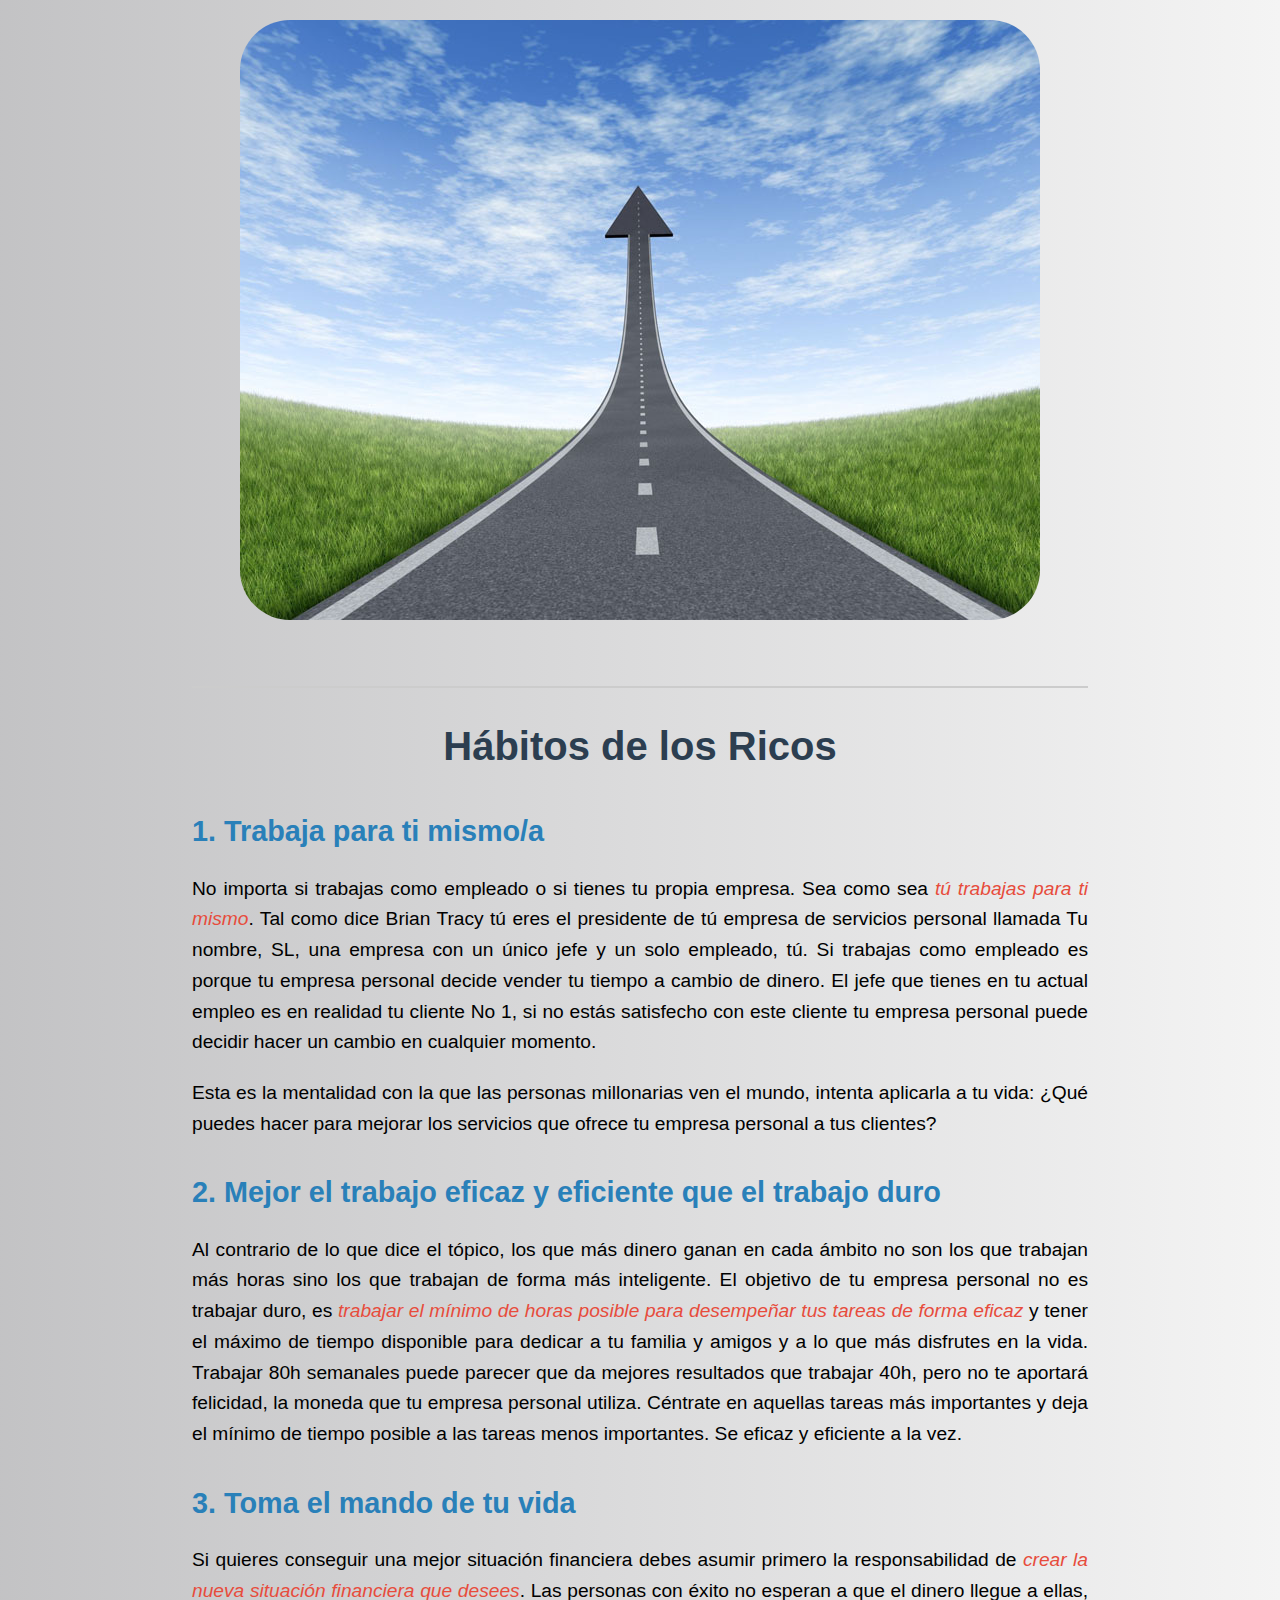
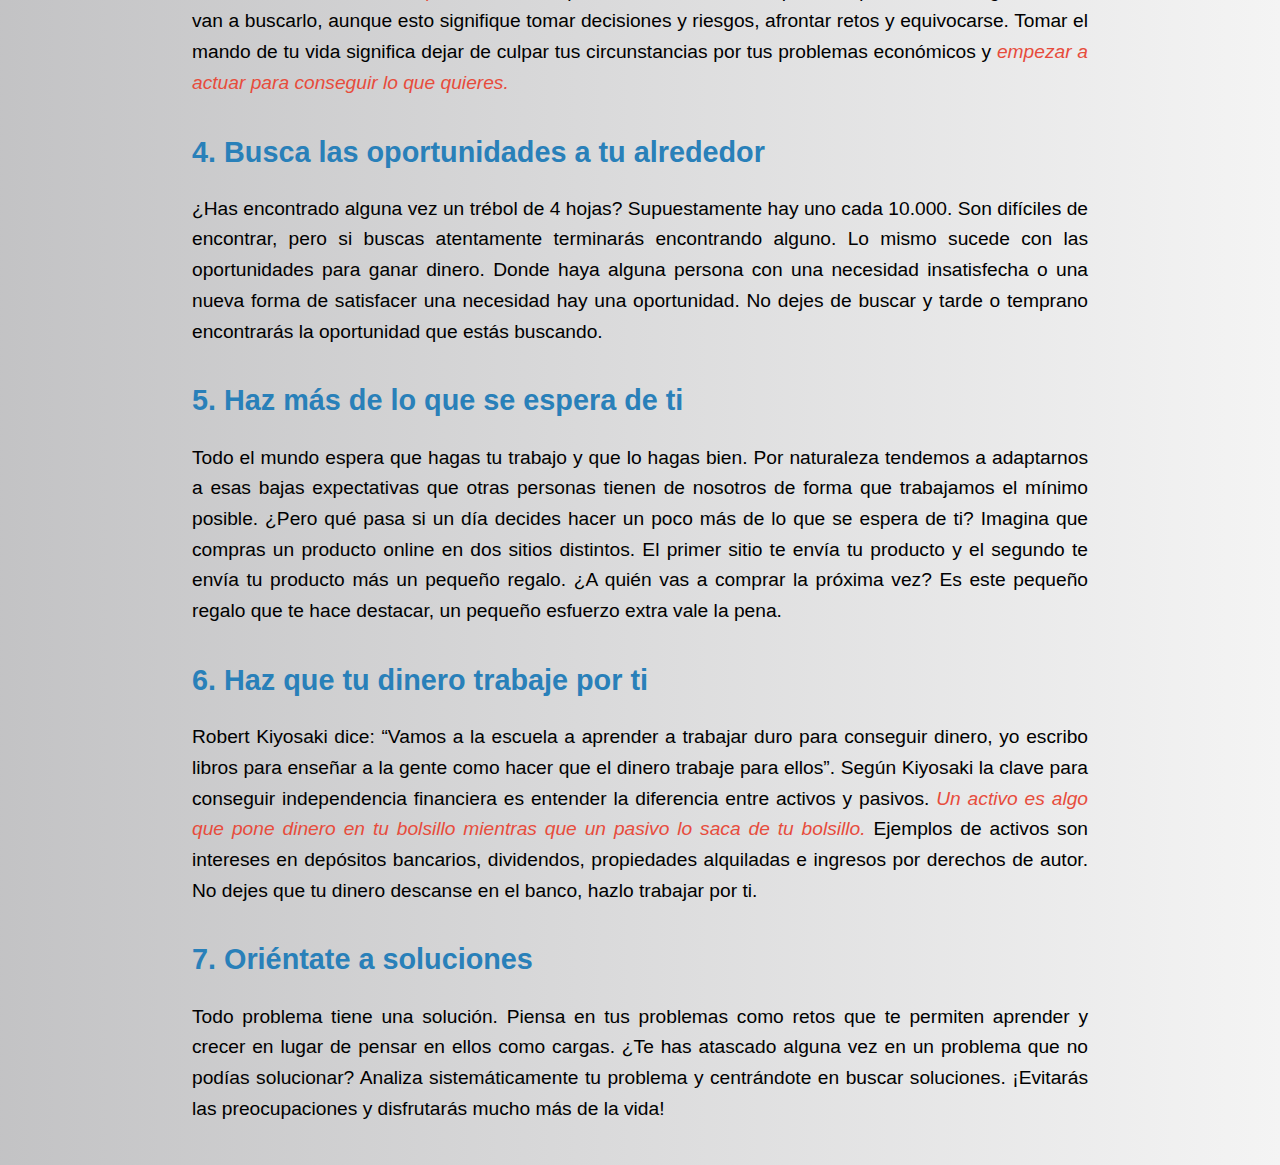
<file: practicas/p02/index.html>
<!DOCTYPE html>
<html lang="en">
  <head>
    <meta charset="UTF-8" />
    <meta name="viewport" content="width=device-width, initial-scale=1.0" />
    <title>Inteligencia Financiera</title>
    <link rel="stylesheet" href="./src/style.css">
  </head>
  
  <body>
    <div class="container"></div>
    <img src="./images/camino.png" alt="Camino a la libertad financiera">
    <br>
    <hr>
    <h1>Hábitos de los Ricos</h1>
    <h2>1. Trabaja para ti mismo/a</h2>
    <p>
       
      No importa si trabajas como empleado o si tienes tu propia empresa. Sea
      como sea   <em>tú trabajas para ti mismo</em>. Tal como dice Brian Tracy tú eres el
      presidente de tú empresa de servicios personal llamada Tu nombre, SL, una
      empresa con un único jefe y un solo empleado, tú. Si trabajas como
      empleado es porque tu empresa personal decide vender tu tiempo a cambio de
      dinero. El jefe que tienes en tu actual empleo es en realidad tu cliente
      No 1, si no estás satisfecho con este cliente tu empresa personal puede
      decidir hacer un cambio en cualquier momento.
    </p>
    <p>
      Esta es la mentalidad con la que las personas millonarias ven el mundo,
      intenta aplicarla a tu vida: ¿Qué puedes hacer para mejorar los servicios
      que ofrece tu empresa personal a tus clientes?
    </p>
    <h2>2. Mejor el trabajo eficaz y eficiente que el trabajo duro</h2>
    <p>
      Al contrario de lo que dice el tópico, los que más dinero ganan en cada
      ámbito no son los que trabajan más horas sino los que trabajan de forma
      más inteligente. El objetivo de tu empresa personal no es trabajar duro,
      es <em>trabajar el mínimo de horas posible para desempeñar tus tareas de forma
      eficaz </em>y tener el máximo de tiempo disponible para dedicar a tu familia y
      amigos y a lo que más disfrutes en la vida. Trabajar 80h semanales puede
      parecer que da mejores resultados que trabajar 40h, pero no te aportará
      felicidad, la moneda que tu empresa personal utiliza. Céntrate en aquellas
      tareas más importantes y deja el mínimo de tiempo posible a las tareas
      menos importantes. Se eficaz y eficiente a la vez.
    </p>
    <h2>3. Toma el mando de tu vida</h2>
    <p>
      Si quieres conseguir una mejor situación financiera debes asumir primero
      la responsabilidad de <em>crear la nueva situación financiera que desees</em>. Las
      personas con éxito no esperan a que el dinero llegue a ellas, van a
      buscarlo, aunque esto signifique tomar decisiones y riesgos, afrontar
      retos y equivocarse. Tomar el mando de tu vida significa dejar de culpar
      tus circunstancias por tus problemas económicos y <em>empezar a actuar para
      conseguir lo que quieres.</em>
    </p>

    <h2>4. Busca las oportunidades a tu alrededor</h2>
    <p>
      ¿Has encontrado alguna vez un trébol de 4 hojas? Supuestamente hay uno
      cada 10.000. Son difíciles de encontrar, pero si buscas atentamente
      terminarás encontrando alguno. Lo mismo sucede con las oportunidades para
      ganar dinero. Donde haya alguna persona con una necesidad insatisfecha o
      una nueva forma de satisfacer una necesidad hay una oportunidad. No dejes
      de buscar y tarde o temprano encontrarás la oportunidad que estás
      buscando.
    </p>

    <h2>5. Haz más de lo que se espera de ti</h2>

    <p>
      Todo el mundo espera que hagas tu trabajo y que lo hagas bien. Por
      naturaleza tendemos a adaptarnos a esas bajas expectativas que otras
      personas tienen de nosotros de forma que trabajamos el mínimo posible.
      ¿Pero qué pasa si un día decides hacer un poco más de lo que se espera de
      ti? Imagina que compras un producto online en dos sitios distintos. El
      primer sitio te envía tu producto y el segundo te envía tu producto más un
      pequeño regalo. ¿A quién vas a comprar la próxima vez? Es este pequeño
      regalo que te hace destacar, un pequeño esfuerzo extra vale la pena.
    </p>
    <h2>6. Haz que tu dinero trabaje por ti</h2>
    <p>
      Robert Kiyosaki dice: “Vamos a la escuela a aprender a trabajar duro para
      conseguir dinero, yo escribo libros para enseñar a la gente como hacer que
      el dinero trabaje para ellos”. Según Kiyosaki la clave para conseguir
      independencia financiera es entender la diferencia entre activos y
      pasivos. <em>Un activo es algo que pone dinero en tu bolsillo mientras que un
      pasivo lo saca de tu bolsillo.</em> Ejemplos de activos son intereses en
      depósitos bancarios, dividendos, propiedades alquiladas e ingresos por
      derechos de autor. No dejes que tu dinero descanse en el banco, hazlo
      trabajar por ti.
    </p>
    <h2>7. Oriéntate a soluciones</h2>
    <p>
      Todo problema tiene una solución. Piensa en tus problemas como retos que
      te permiten aprender y crecer en lugar de pensar en ellos como cargas. ¿Te
      has atascado alguna vez en un problema que no podías solucionar? Analiza
      sistemáticamente tu problema y centrándote en buscar soluciones. ¡Evitarás
      las preocupaciones y disfrutarás mucho más de la vida!
    </p>
  </body>
</html>
</file>
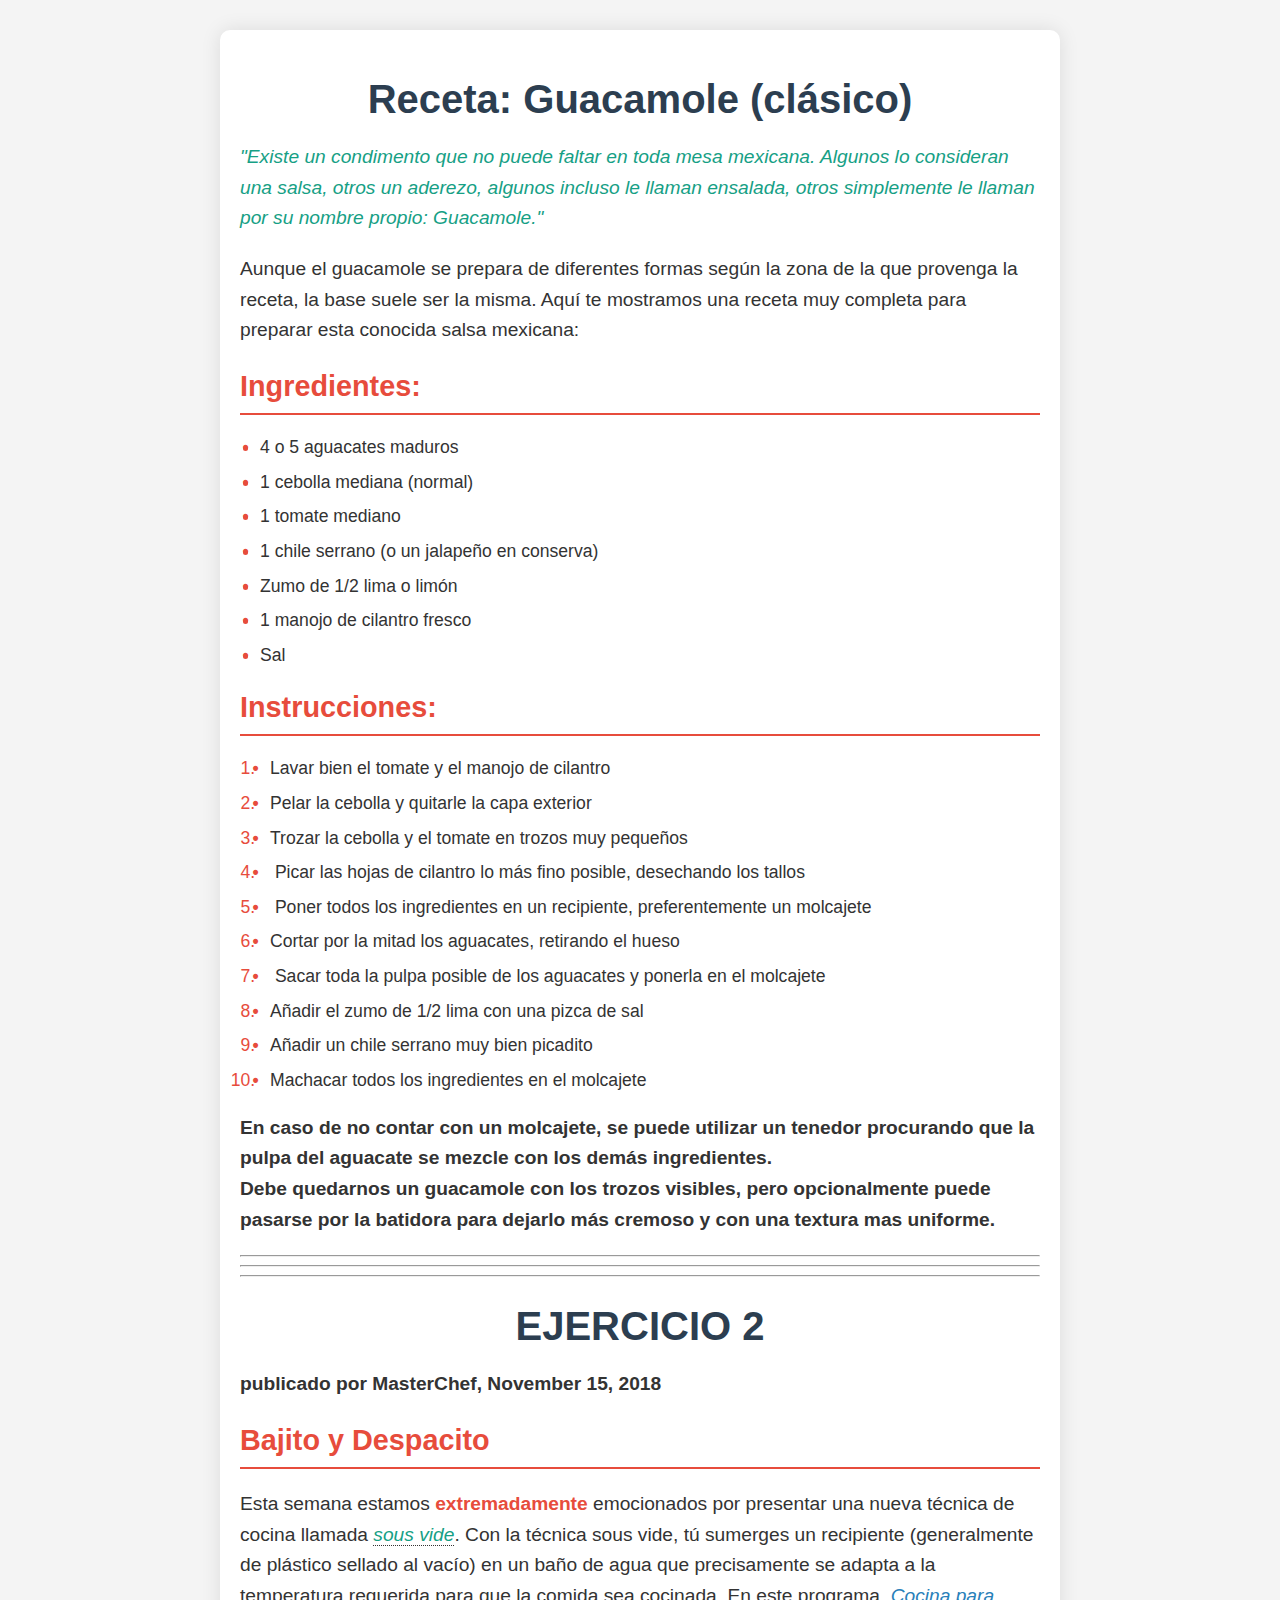
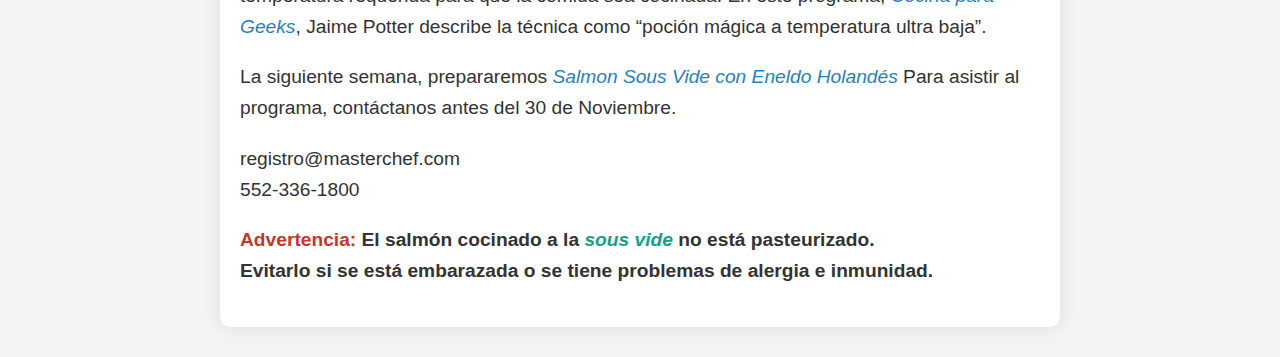
<file: practicas/p03/index.html>
<!DOCTYPE html>
<html lang="en">
<head>
    <meta charset="UTF-8">
    <meta name="viewport" content="width=device-width, initial-scale=1.0">
    <title>Practica 3</title>
    <link rel="stylesheet" href="style.css">
</head>
<body>
    <div class="container">
        <h1>Receta: Guacamole (clásico)</h1>
        <p>
          <em
            >"Existe un condimento que no puede faltar en toda mesa mexicana.
            Algunos lo consideran una salsa, otros un aderezo, algunos incluso le
            llaman ensalada, otros simplemente le llaman por su nombre propio:
            Guacamole."</em
          >
        </p>
  
        <p>
          Aunque el guacamole se prepara de diferentes formas según la zona de la
          que provenga la receta, la base suele ser la misma. Aquí te mostramos
          una receta muy completa para preparar esta conocida salsa mexicana:
        </p>
        <h2>Ingredientes:</h2>
        <ul>
          <li>4 o 5 aguacates maduros</li>
          <li>1 cebolla mediana (normal)</li>
          <li>1 tomate mediano</li>
          <li>1 chile serrano (o un jalapeño en conserva)</li>
          <li>Zumo de 1/2 lima o limón</li>
          <li>1 manojo de cilantro fresco</li>
          <li>Sal</li>
        </ul>
  
        <h2>Instrucciones:</h2>
        <ol>
          <li>Lavar bien el tomate y el manojo de cilantro</li>
          <li>Pelar la cebolla y quitarle la capa exterior</li>
          <li>Trozar la cebolla y el tomate en trozos muy pequeños</li>
          <li>
            Picar las hojas de cilantro lo más fino posible, desechando los tallos
          </li>
          <li>
            Poner todos los ingredientes en un recipiente, preferentemente un
            molcajete
          </li>
          <li>Cortar por la mitad los aguacates, retirando el hueso</li>
          <li>
            Sacar toda la pulpa posible de los aguacates y ponerla en el molcajete
          </li>
          <li>Añadir el zumo de 1/2 lima con una pizca de sal</li>
          <li>Añadir un chile serrano muy bien picadito</li>
          <li>Machacar todos los ingredientes en el molcajete</li>
        </ol>
        <p>
          En caso de no contar con un molcajete, se puede utilizar un tenedor
          procurando que la pulpa del aguacate se mezcle con los demás
          ingredientes.
          <br />
          Debe quedarnos un guacamole con los trozos visibles, pero opcionalmente
          puede pasarse por la batidora para dejarlo más cremoso y con una textura
          mas uniforme.
        </p>
        <hr><hr><hr>

        <h1>EJERCICIO 2 </h1>
        <article>
            <header>
              <p>
                publicado por MasterChef,
                <time datetime="2018-11-15">November 15, 2018</time>
              </p>
            </header>
            <h2>Bajito y Despacito</h2>
            <p>
              Esta semana estamos <i>extremadamente</i> emocionados por presentar una
              nueva técnica de cocina llamada <dfn><em>sous vide</em></dfn>. 
              Con la técnica sous vide, tú sumerges un recipiente (generalmente de
              plástico sellado al vacío) en un baño de agua que precisamente se adapta
              a la temperatura requerida para que la comida sea cocinada. En este
              programa, <cite>Cocina para Geeks</cite>, Jaime Potter describe la
              técnica como <q>poción mágica a temperatura ultra baja</q>.
            </p>
      
            <p>
              La siguiente semana, prepararemos
              <cite>Salmon Sous Vide con Eneldo Holandés</cite>
              Para asistir al programa, contáctanos antes del 30 de Noviembre.
            </p>
            <p>
              registro@masterchef.com<br />
              552-336-1800
            </p>
            <p>
              <strong>Advertencia:</strong> El salmón cocinado a la
              <em>sous vide</em> no está pasteurizado. <br />
              Evitarlo si se está embarazada o se tiene problemas de alergia e
              inmunidad.
            </p>
          </article>
      </div>
  
</body>
</html>
</file>
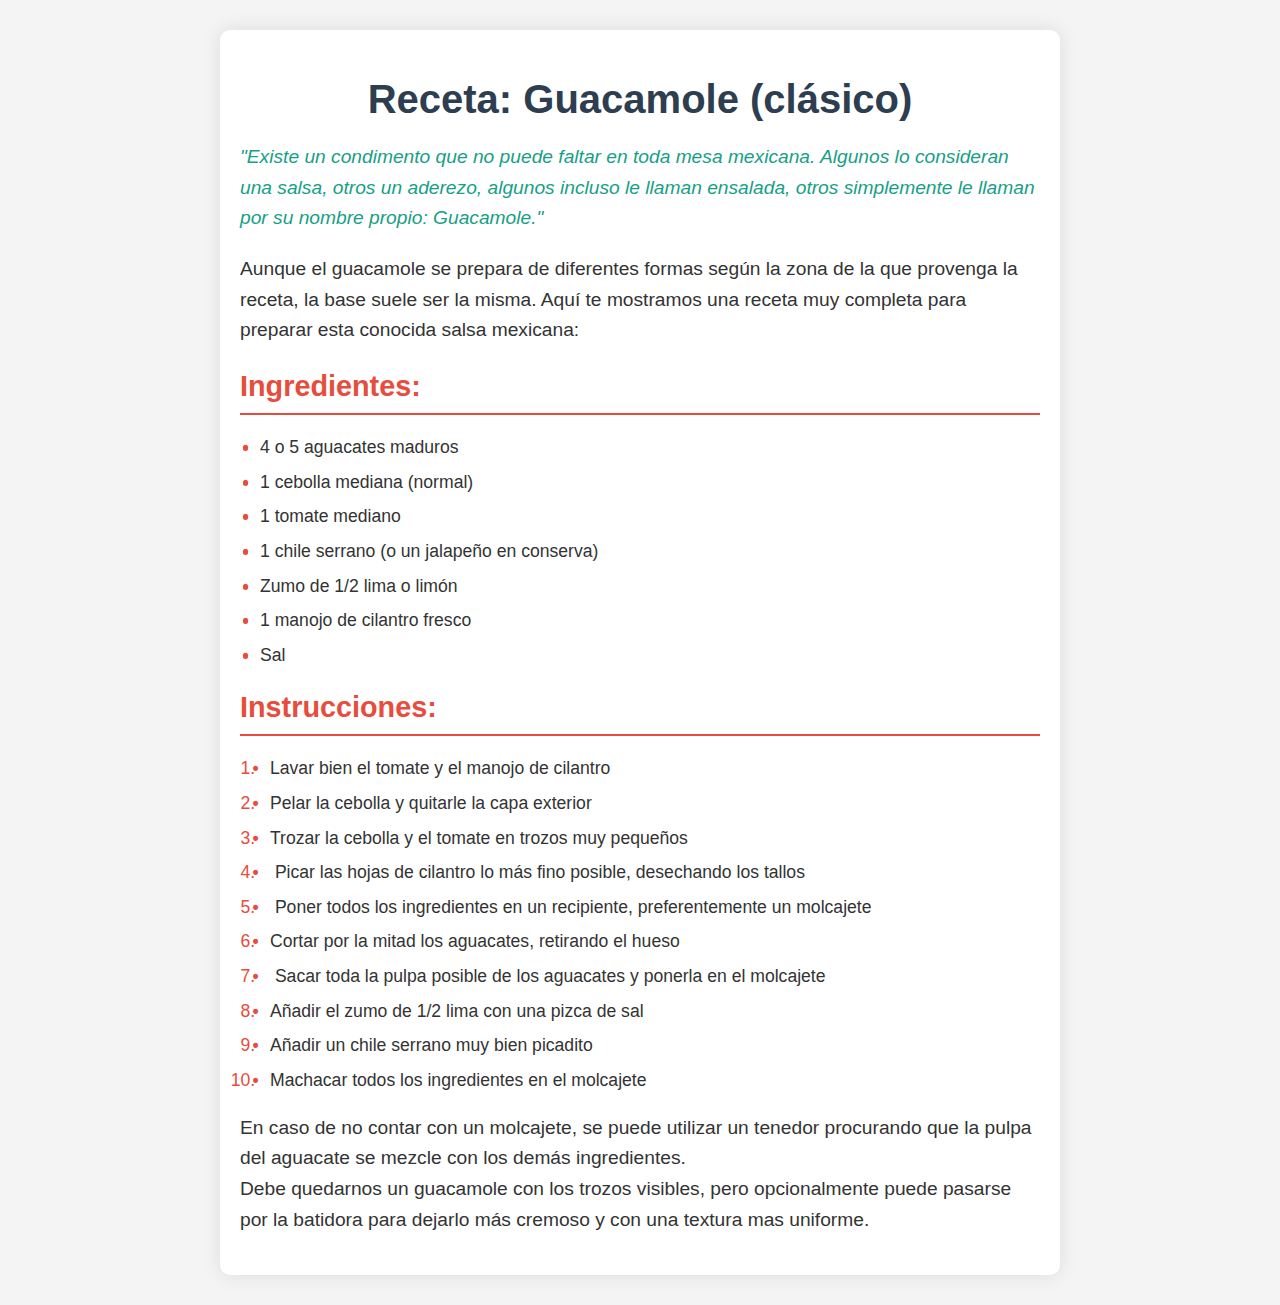
<file: practicas/p03/ejercicio1/index.html>
<!DOCTYPE html>
<html lang="es">
  <head>
    <meta charset="UTF-8" />
    <meta name="viewport" content="width=device-width, initial-scale=1.0" />
    <title>P03 - Selección semántica</title>
    <link rel="stylesheet" href="style.css">
  </head>
  <body>
    <div class="container">
      <h1>Receta: Guacamole (clásico)</h1>
      <p>
        <em
          >"Existe un condimento que no puede faltar en toda mesa mexicana.
          Algunos lo consideran una salsa, otros un aderezo, algunos incluso le
          llaman ensalada, otros simplemente le llaman por su nombre propio:
          Guacamole."</em
        >
      </p>

      <p>
        Aunque el guacamole se prepara de diferentes formas según la zona de la
        que provenga la receta, la base suele ser la misma. Aquí te mostramos
        una receta muy completa para preparar esta conocida salsa mexicana:
      </p>
      <h2>Ingredientes:</h2>
      <ul>
        <li>4 o 5 aguacates maduros</li>
        <li>1 cebolla mediana (normal)</li>
        <li>1 tomate mediano</li>
        <li>1 chile serrano (o un jalapeño en conserva)</li>
        <li>Zumo de 1/2 lima o limón</li>
        <li>1 manojo de cilantro fresco</li>
        <li>Sal</li>
      </ul>

      <h2>Instrucciones:</h2>
      <ol>
        <li>Lavar bien el tomate y el manojo de cilantro</li>
        <li>Pelar la cebolla y quitarle la capa exterior</li>
        <li>Trozar la cebolla y el tomate en trozos muy pequeños</li>
        <li>
          Picar las hojas de cilantro lo más fino posible, desechando los tallos
        </li>
        <li>
          Poner todos los ingredientes en un recipiente, preferentemente un
          molcajete
        </li>
        <li>Cortar por la mitad los aguacates, retirando el hueso</li>
        <li>
          Sacar toda la pulpa posible de los aguacates y ponerla en el molcajete
        </li>
        <li>Añadir el zumo de 1/2 lima con una pizca de sal</li>
        <li>Añadir un chile serrano muy bien picadito</li>
        <li>Machacar todos los ingredientes en el molcajete</li>
      </ol>
      <p>
        En caso de no contar con un molcajete, se puede utilizar un tenedor
        procurando que la pulpa del aguacate se mezcle con los demás
        ingredientes.
        <br />
        Debe quedarnos un guacamole con los trozos visibles, pero opcionalmente
        puede pasarse por la batidora para dejarlo más cremoso y con una textura
        mas uniforme.
      </p>
    </div>
  </body>
</html>
</file>
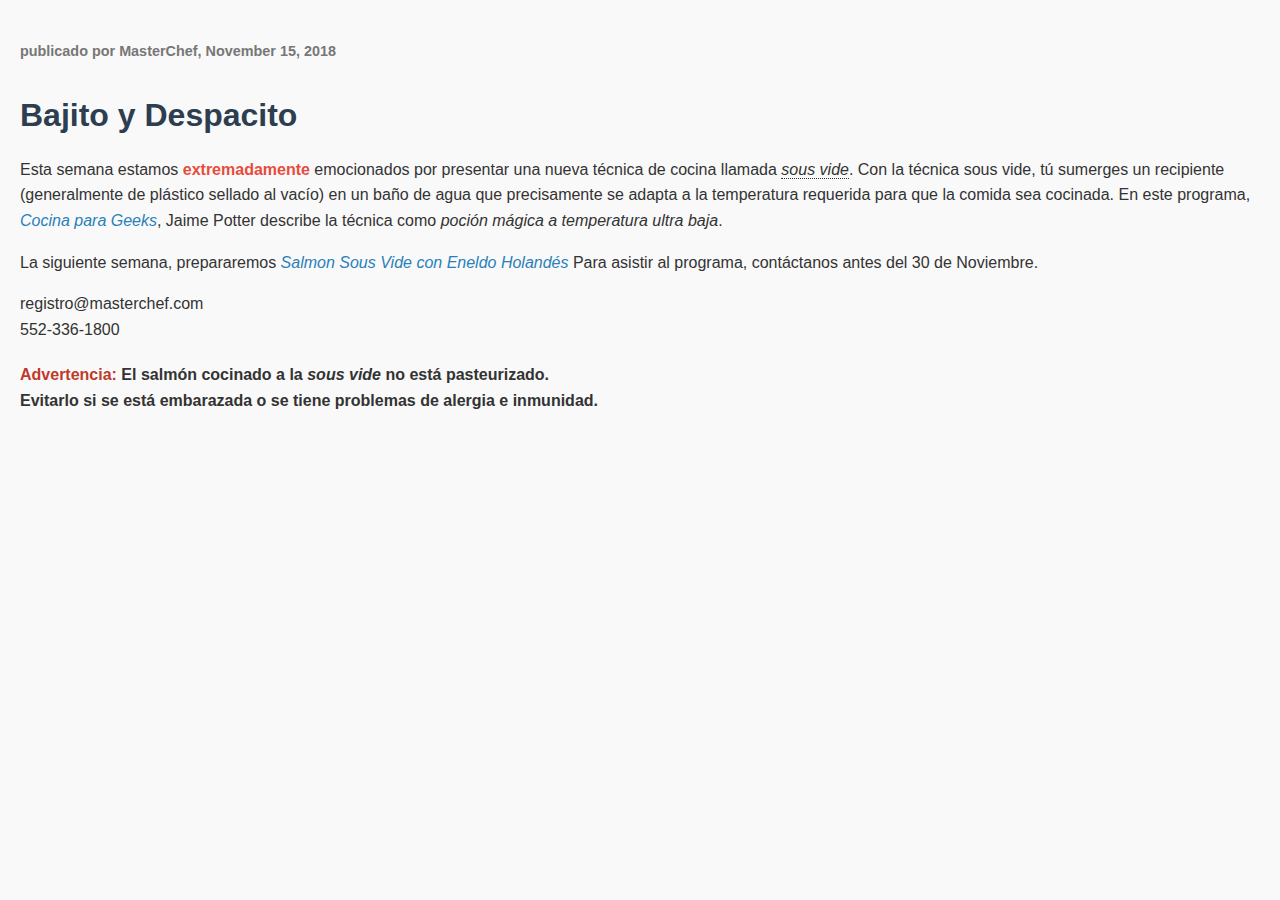
<file: practicas/p03/ejercicio2/index.html>
<!DOCTYPE html>
<html lang="en">
  <head>
    <meta charset="UTF-8" />
    <meta name="viewport" content="width=device-width, initial-scale=1.0" />
    <title>P3 - Ejercicio 2</title>
    <link rel="stylesheet" href="style.css">
  </head>
  <body>
    <article>
      <header>
        <p>
          publicado por MasterChef,
          <time datetime="2018-11-15">November 15, 2018</time>
        </p>
      </header>
      <h2>Bajito y Despacito</h2>
      <p>
        Esta semana estamos <i>extremadamente</i> emocionados por presentar una
        nueva técnica de cocina llamada <dfn><em>sous vide</em></dfn>. 
        Con la técnica sous vide, tú sumerges un recipiente (generalmente de
        plástico sellado al vacío) en un baño de agua que precisamente se adapta
        a la temperatura requerida para que la comida sea cocinada. En este
        programa, <cite>Cocina para Geeks</cite>, Jaime Potter describe la
        técnica como <em>poción mágica a temperatura ultra baja</em>.
      </p>

      <p>
        La siguiente semana, prepararemos
        <cite>Salmon Sous Vide con Eneldo Holandés</cite>
        Para asistir al programa, contáctanos antes del 30 de Noviembre.
      </p>
      <p>
        registro@masterchef.com<br />
        552-336-1800
      </p>
      <p>
        <strong>Advertencia:</strong> El salmón cocinado a la
        <em>sous vide</em> no está pasteurizado. <br />
        Evitarlo si se está embarazada o se tiene problemas de alergia e
        inmunidad.
      </p>
    </article>
  </body>
</html>

<!--La etiqueta <strong> se utiliza para resaltar advertencias importantes o texto con énfasis fuerte.-->
<!--La etiqueta <em> se usa para enfatizar el término "sous vide".-->
<!--La etiqueta <br> se utiliza para crear saltos de línea.-->
<!--La etiqueta <cite> se utiliza para citar títulos de obras, libros, o nombres propios de platos.-->
<!--La etiqueta <dfn> se usa para definir un término o palabra clave.-->
<!--La etiqueta <small> se utiliza para mostrar texto menos importante o de menor tamaño, como esta nota.-->
<!--La etiqueta <time> se utiliza para fechas, y el atributo datetime asegura que cualquier navegador pueda identificar la fecha.-->
<!--La etiqueta <i> se usa para indicar un texto que debe destacarse visualmente pero sin un énfasis fuerte, como "extremadamente" en este caso.-->
<!--La etiqueta <dfn> define el término "sous vide" y <em> le da énfasis, ambos anidados correctamente.-->
</file>
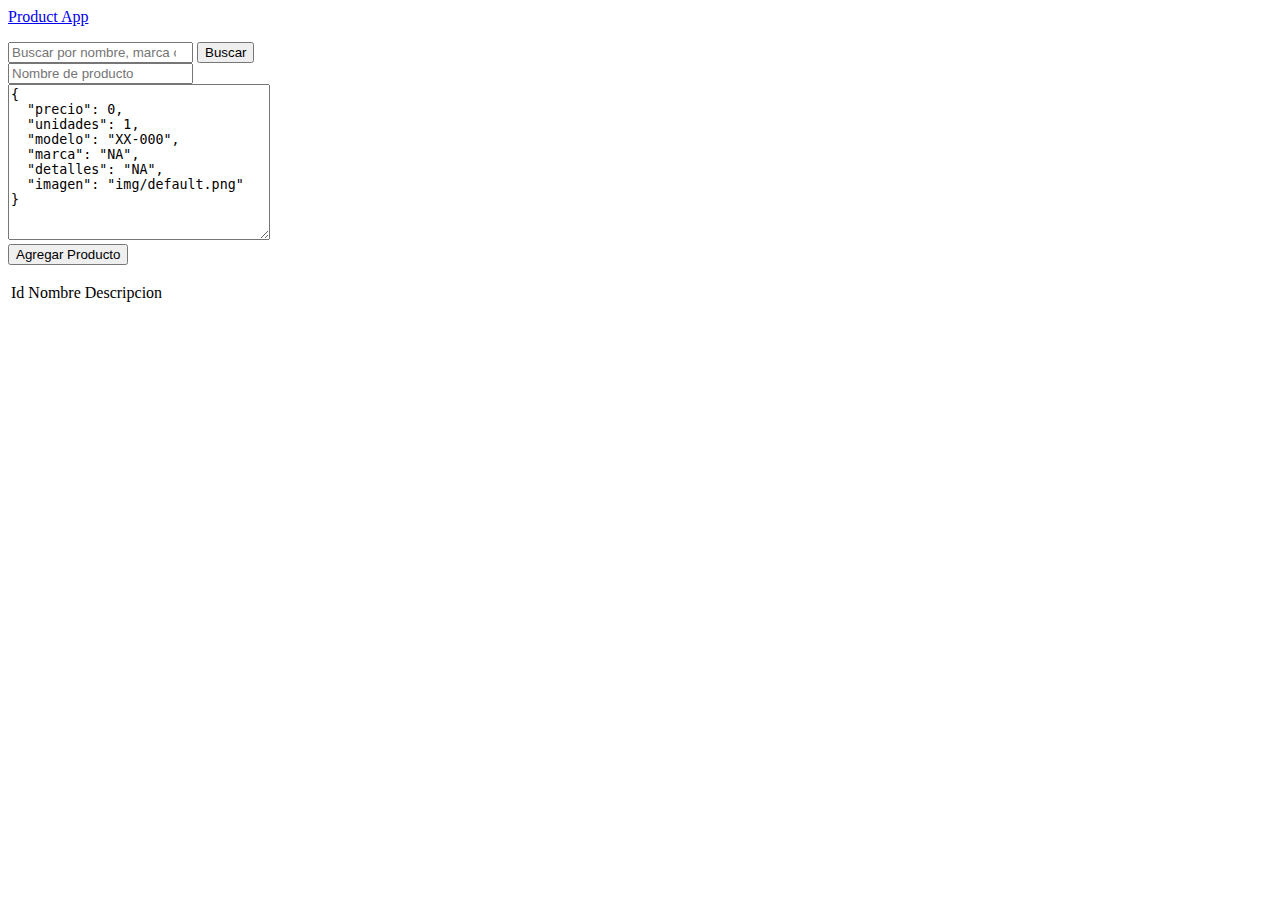
<file: practicas/p11/product_app/index.html>
<!DOCTYPE html>
<html lang="en">
  <head>
    <meta charset="UTF-8">
    <title>Product App</title>
  </head>
  <body onload="init()">

    <!-- BARRA DE NAVEGACIÓN  -->
    <nav>
      <a href="#">Product App</a>
      
        <ul></ul>
        <form>
			<input name="search" id="search" type="search" placeholder="Buscar por nombre, marca o detalles">
			<button type="submit" onclick="buscarProducto(event)">Buscar</button>
		</form>
		  
    </nav>

    <div>
      <div>
        <!-- FORMULARIO PARA AGREGAR PRODUCTO -->
        <form id="task-form">
          <div>
            <input type="text" id="name" placeholder="Nombre de producto">
          </div>
          <div>
            <textarea id="description" cols="30" rows="10" placeholder="JSON de producto"></textarea>
          </div>
          <input type="hidden" id="taskId">
          <button type="submit" onclick="agregarProducto(event)" >
            Agregar Producto
          </button>
        </form>
      </div>

      <!-- TABLA  -->
      <div>
        <ul></ul>

        <table>
          <thead>
            <tr>
              <td>Id</td>
              <td>Nombre</td>
              <td>Descripcion</td>
            </tr>
          </thead>
          <tbody id="productos"></tbody>
        </table>
      </div>
    </div>

    <!-- Lógica del Frontend -->
    <script src="./app.js"></script>
  </body>
</html>
</file>
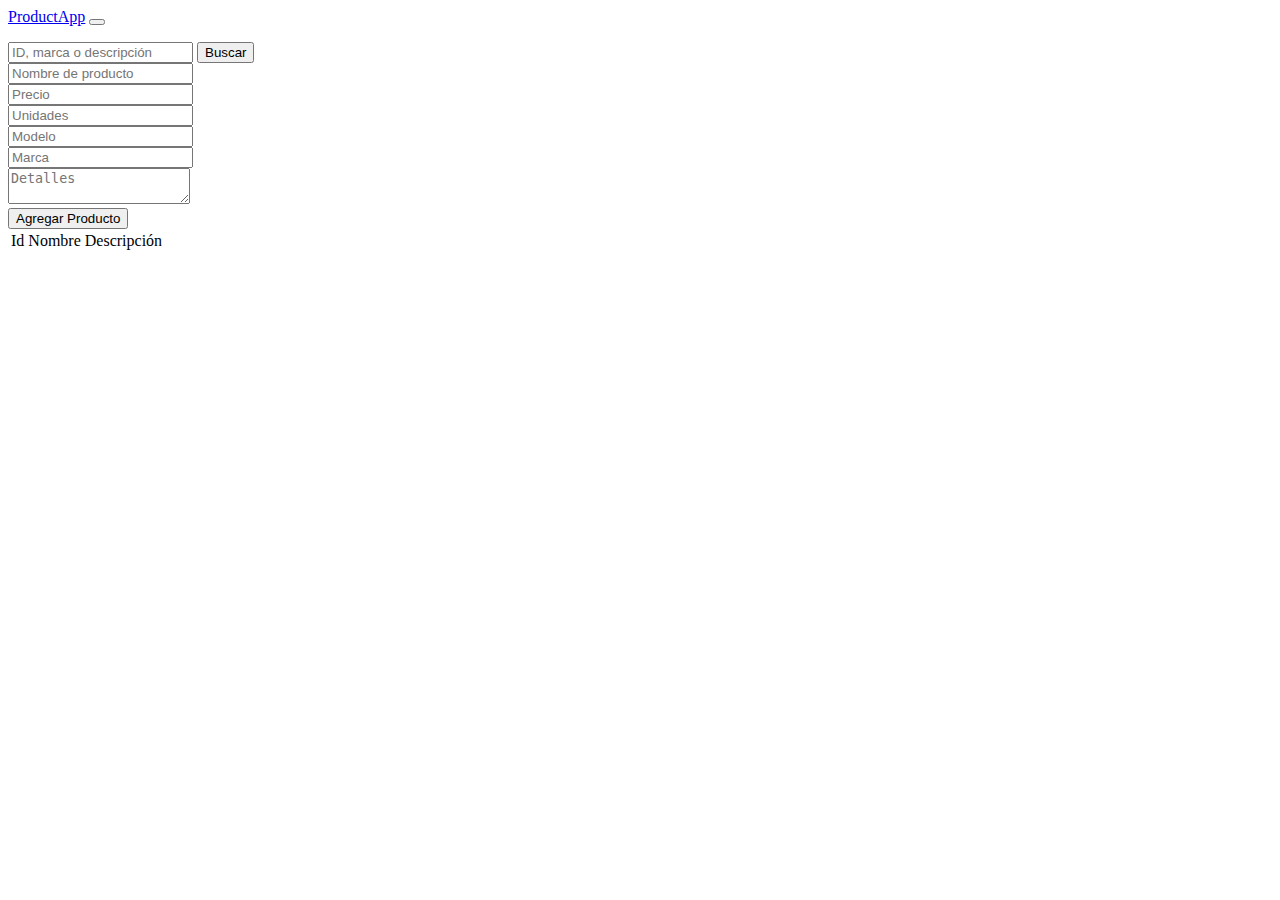
<file: practicas/p12/product_app/index.html>
<!DOCTYPE html>
<html lang="en">
  <head>
    <meta charset="UTF-8">
    <title>ProductApp</title>
    <!-- BOOTSTRAP 4  -->
    <link rel="stylesheet" href="https://bootswatch.com/4/superhero/bootstrap.min.css">
  </head>
  <body>

    <!-- BARRA DE NAVEGACIÓN  -->
    <nav class="navbar navbar-expand-lg navbar-dark bg-dark">
      <a class="navbar-brand" href=".">ProductApp</a>
      <button class="navbar-toggler" type="button" data-toggle="collapse" data-target="#navbarSupportedContent" aria-controls="navbarSupportedContent" aria-expanded="false" aria-label="Toggle navigation">
        <span class="navbar-toggler-icon"></span>
      </button>

      <div class="collapse navbar-collapse" id="navbarSupportedContent">
        <ul class="navbar-nav ml-auto"></ul>
          <form class="form-inline my-2 my-lg-0">
            <input class="form-control mr-sm-2" name="search" id="search" type="search" placeholder="ID, marca o descripción" aria-label="Search">
            <button class="btn btn-success my-2 my-sm-0" type="submit">Buscar</button>
          </form>
      </div>
    </nav>

    <div class="container">
      <div class="row p-4">
        <div class="col-md-5">
          <div class="card">
            <div class="card-body">
              <!-- FORMULARIO PARA AGREGAR PRODUCTO -->
              <form id="product-form">
                <div class="form-group">
                  <input class="form-control" type="text" id="name" placeholder="Nombre de producto" required>
                  <small id="name-status" class="form-text text-muted"></small>
                </div>
                <div class="form-group">
                  <input class="form-control" type="number" id="price" placeholder="Precio" required>
                  <small id="price-status" class="form-text text-muted"></small>
                </div>
                <div class="form-group">
                  <input class="form-control" type="number" id="units" placeholder="Unidades" required>
                  <small id="units-status" class="form-text text-muted"></small>
                </div>
                <div class="form-group">
                  <input class="form-control" type="text" id="model" placeholder="Modelo" required>
                  <small id="model-status" class="form-text text-muted"></small>
                </div>
                <div class="form-group">
                  <input class="form-control" type="text" id="brand" placeholder="Marca" required>
                  <small id="brand-status" class="form-text text-muted"></small>
                </div>
                <div class="form-group">
                  <textarea class="form-control" id="details" placeholder="Detalles"></textarea>
                  <small id="details-status" class="form-text text-muted"></small>
                </div>
                
                <input type="hidden" id="productId">
                <button class="btn btn-primary btn-block text-center" type="submit">
                  Agregar Producto
                </button>
              </form>
            </div>
          </div>
        </div>

        <!-- TABLA  -->
        <div class="col-md-7">
          <div class="card my-4" id="product-result">
            <div class="card-body">
              <!-- RESULTADO -->
              <ul id="container"></ul>
            </div>
          </div>

          <table class="table table-bordered table-sm">
            <thead>
              <tr>
                <td>Id</td>
                <td>Nombre</td>
                <td>Descripción</td>
              </tr>
            </thead>
            <tbody id="products"></tbody>
          </table>
        </div>
      </div>
    </div>

    <script src="https://code.jquery.com/jquery-3.3.1.min.js"
      integrity="sha256-FgpCb/KJQlLNfOu91ta32o/NMZxltwRo8QtmkMRdAu8="
      crossorigin="anonymous"></script>
    <!-- Lógica del Frontend -->
    <script src="app.js"></script>
  </body>

</html>
</file>
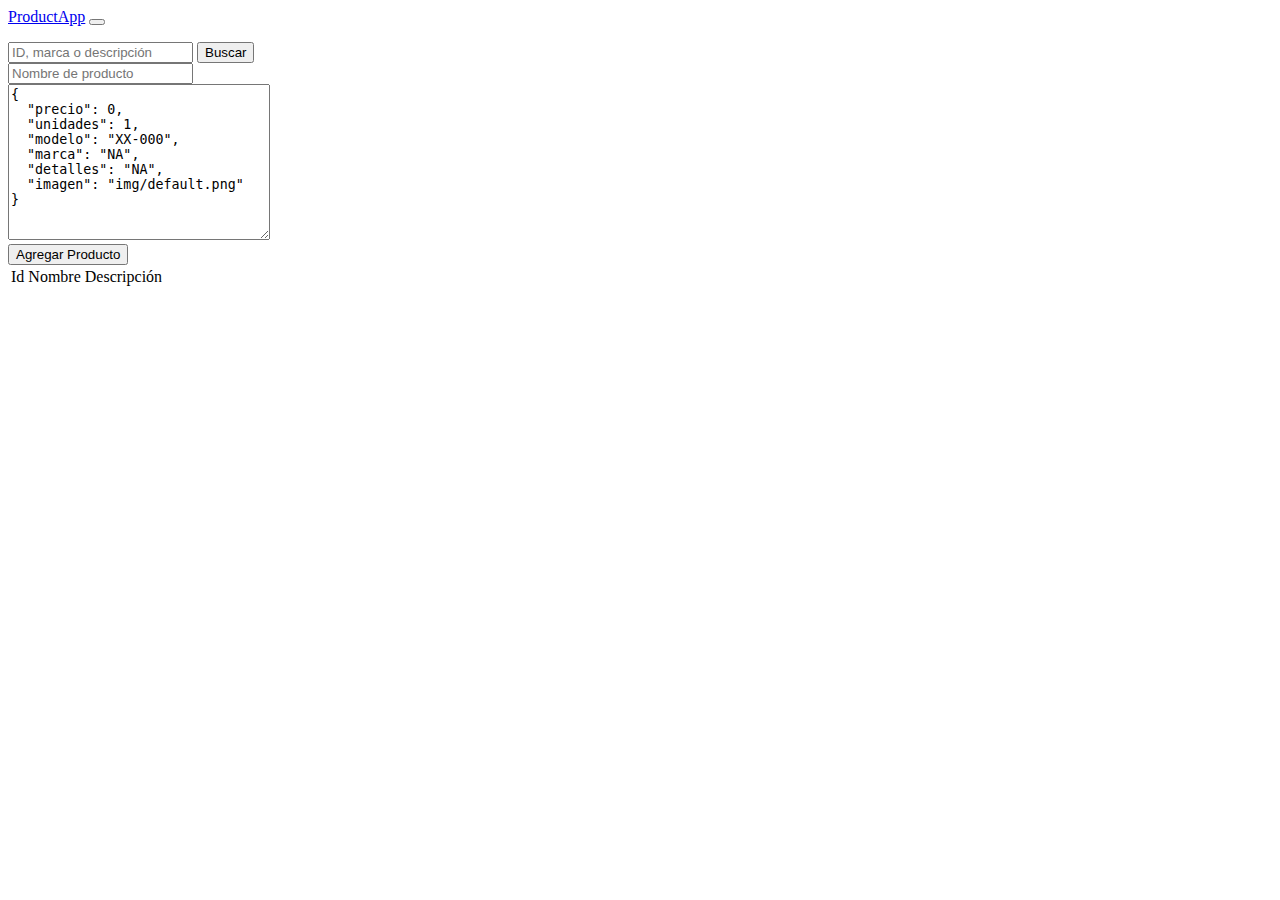
<file: practicas/p13/product_app/index.html>
<!DOCTYPE html>
<html lang="en">
  <head>
    <meta charset="UTF-8">
    <title>ProductApp</title>
    <!-- BOOTSTRAP 4  -->
    <link rel="stylesheet" href="https://bootswatch.com/4/superhero/bootstrap.min.css">
  </head>
  <body>

    <!-- BARRA DE NAVEGACIÓN  -->
    <nav class="navbar navbar-expand-lg navbar-dark bg-dark">
      <a class="navbar-brand" href=".">ProductApp</a>
      <button class="navbar-toggler" type="button" data-toggle="collapse" data-target="#navbarSupportedContent" aria-controls="navbarSupportedContent" aria-expanded="false" aria-label="Toggle navigation">
        <span class="navbar-toggler-icon"></span>
      </button>

      <div class="collapse navbar-collapse" id="navbarSupportedContent">
        <ul class="navbar-nav ml-auto"></ul>
          <form class="form-inline my-2 my-lg-0">
            <input class="form-control mr-sm-2" name="search" id="search" type="search" placeholder="ID, marca o descripción" aria-label="Search">
            <button class="btn btn-success my-2 my-sm-0" type="submit">Buscar</button>
          </form>
      </div>
    </nav>

    <div class="container">
      <div class="row p-4">
        <div class="col-md-5">
          <div class="card">
            <div class="card-body">
              <!-- FORMULARIO PARA AGREGAR PRODUCTO -->
              <form id="product-form">
                <div class="form-group">
                  <input class="form-control" type="text" id="name" placeholder="Nombre de producto">
                </div>
                <div class="form-group">
                  <textarea class="form-control" id="description" cols="30" rows="10" placeholder="JSON de producto"></textarea>
                </div>
                <input type="hidden" id="productId">
                <button class="btn btn-primary btn-block text-center" type="submit">
                  Agregar Producto
                </button>
              </form>
            </div>
          </div>
        </div>

        <!-- TABLA  -->
        <div class="col-md-7">
          <div class="card my-4" id="product-result">
            <div class="card-body">
              <!-- RESULTADO -->
              <ul id="container"></ul>
            </div>
          </div>

          <table class="table table-bordered table-sm">
            <thead>
              <tr>
                <td>Id</td>
                <td>Nombre</td>
                <td>Descripción</td>
              </tr>
            </thead>
            <tbody id="products"></tbody>
          </table>
        </div>
      </div>
    </div>

    <script src="https://code.jquery.com/jquery-3.3.1.min.js"
      integrity="sha256-FgpCb/KJQlLNfOu91ta32o/NMZxltwRo8QtmkMRdAu8="
      crossorigin="anonymous"></script>
    <!-- Lógica del Frontend -->
    <script src="app.js"></script>
  </body>

</html>
</file>
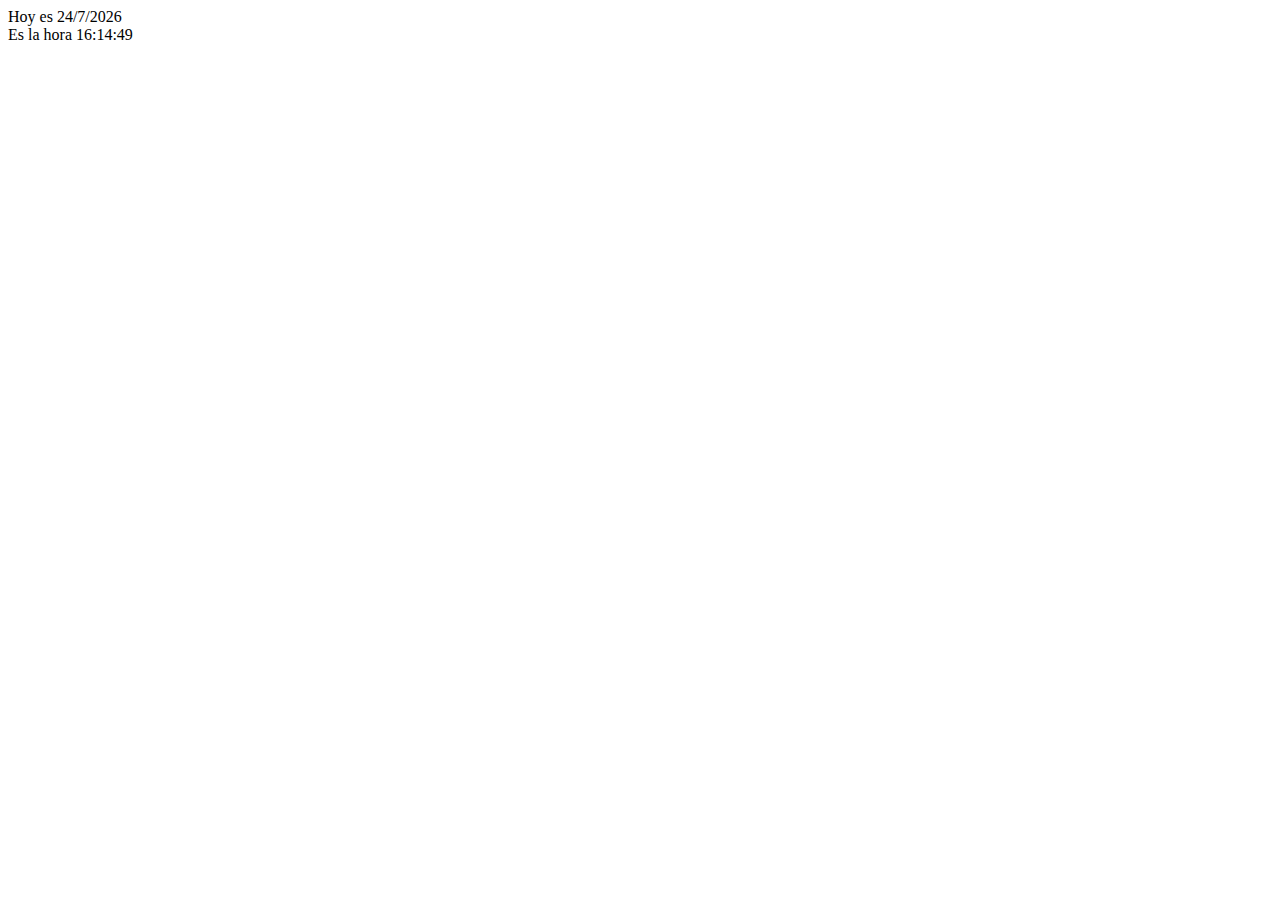
<file: practicas/JS06/ejemplo6-1.html>
<!DOCTYPE html>
<html>
	<head>
		<meta charset="UTF-8"/>
		<title>Ejemplo 6-1: Clase "Date"</title>
	</head>

	<body>
		<script type="text/javascript">
			function mostrarFechaHora()
			{
				var fecha
				fecha = new Date();
				document.write('Hoy es ');
				document.write(fecha.getDate()+'/');
				document.write((fecha.getMonth()+1)+'/');
				document.write(fecha.getFullYear());
				document.write('<br>');
				document.write('Es la hora ');
				document.write(fecha.getHours()+':');
				document.write(fecha.getMinutes()+':');
				document.write(fecha.getSeconds());
			}
			//Llamada a la función
			mostrarFechaHora();
		</script>
	</body>
</html>
</file>
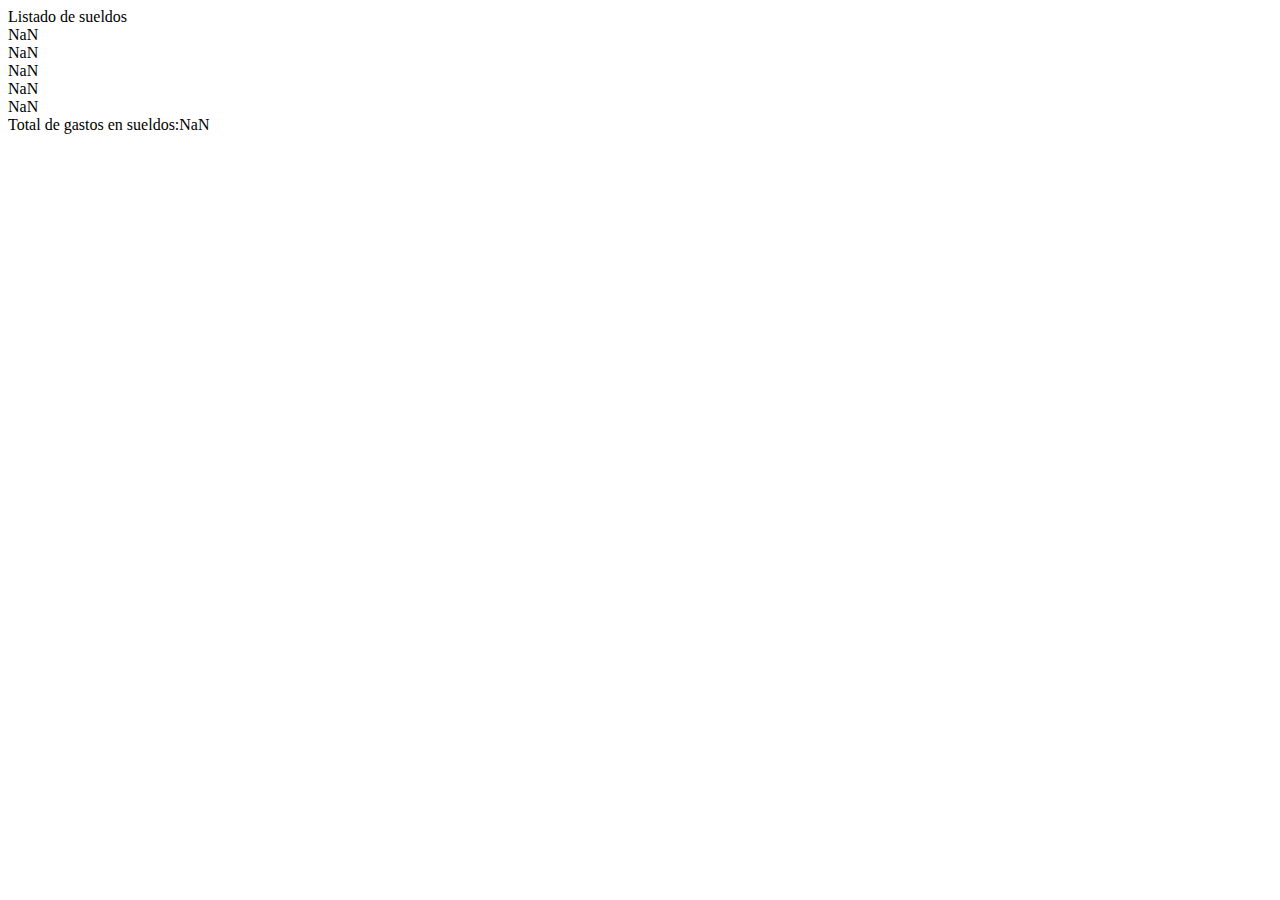
<file: practicas/JS06/ejemplo6-2.html>
<!DOCTYPE html>
<html>
	<head>
		<meta charset="UTF-8"/>
		<title>Ejemplo 6-2: Clase "Array"</title>
	</head>

	<body>
		<script type="text/javascript">
			function cargar(sueldos)
			{
				var f;
				for( f=0; f<sueldos.length; f++ )
				{
					var v;
					v = prompt('Ingrese sueldo:','');
					sueldos[f] = parseInt(v);
				}
			}
			function calcularGastos(sueldos)
			{
				var total = 0;
				var f;
				for( f=0; f<sueldos.length; f++ )
				{
					total = total + sueldos[f];
				}
				document.write('Listado de sueldos<br>');
				for( f=0; f<sueldos.length; f++ )
				{
					document.write(sueldos[f]+'<br>');
				}
				document.write('Total de gastos en sueldos:'+total);
			}
			var sueldos; 
			sueldos = new Array(5);
			cargar(sueldos);
			calcularGastos(sueldos);
		</script>
	</body>
</html>
</file>
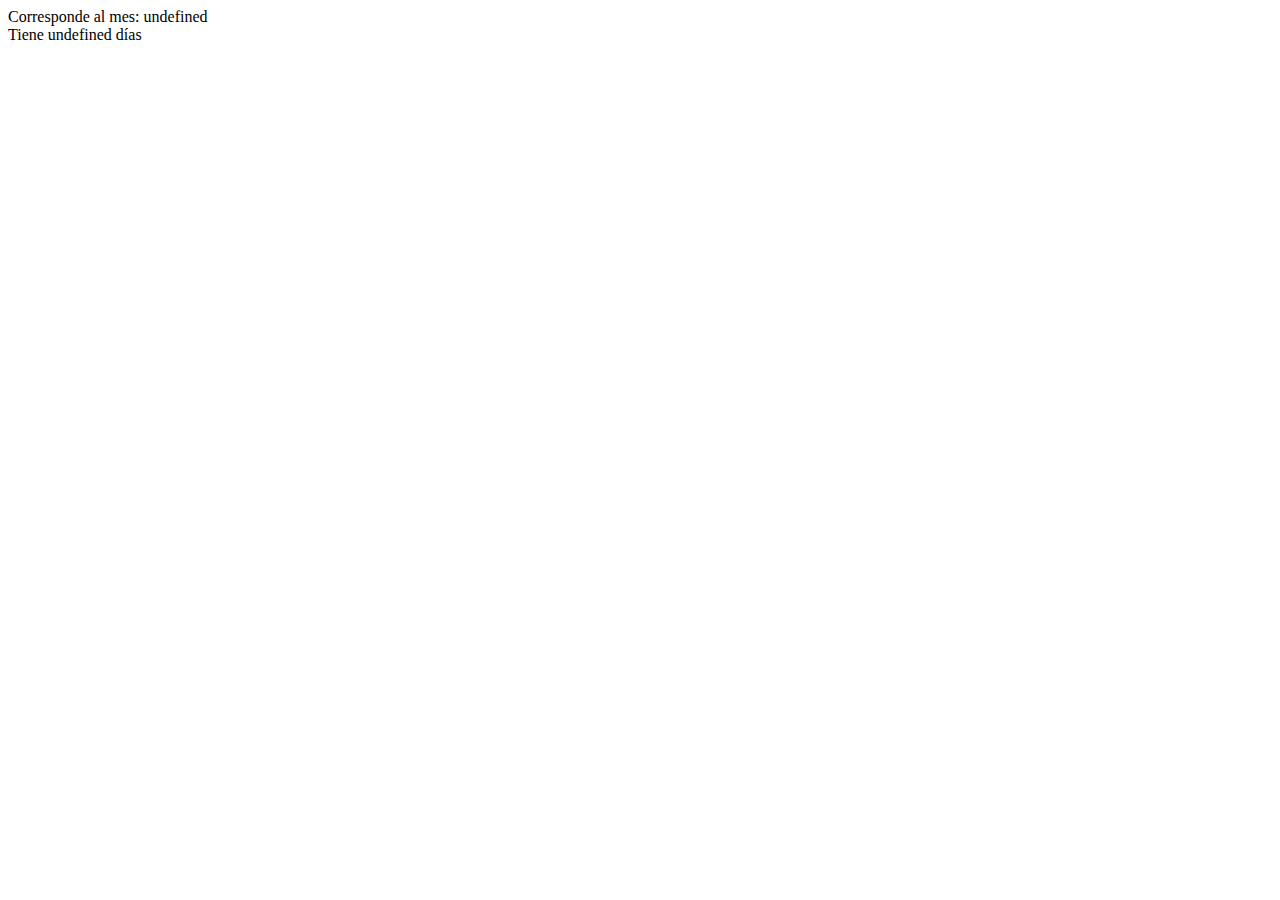
<file: practicas/JS06/ejemplo6-3.html>
<!DOCTYPE html>
<html>
	<head>
		<meta charset="UTF-8"/>
		<title>Ejemplo 6-3: Número de dias por mes</title>
	</head>

	<body>
		<script type="text/javascript">
			function mostrarFecha(meses,dias)
			{
				var num;
				num = prompt('Ingrese número de mes:','');
				num = parseInt(num);
				document.write('Corresponde al mes: '+meses[num-1]);
				document.write('<br>');
				document.write('Tiene '+dias[num-1]+' días');
			}
			
			var meses = new Array(12);
			meses[0]='Enero';
			meses[1]='Febrero';
			meses[2]='Marzo';
			meses[3]='Abril';
			meses[4]='Mayo';
			meses[5]='Junio';
			meses[6]='Julio';
			meses[7]='Agosto';
			meses[8]='Septiembre';
			meses[9]='Octubre';
			meses[10]='Noviembre';
			meses[11]='Diciembre';

			var dias = new Array(12);
			dias[0]=31;
			dias[1]=28;
			dias[2]=31;
			dias[3]=30;
			dias[4]=31;
			dias[5]=30;
			dias[6]=31;
			dias[7]=31;
			dias[8]=30;
			dias[9]=31;
			dias[10]=30;
			dias[11]=31;

			mostrarFecha(meses, dias);
		</script>
	</body>
</html>
</file>
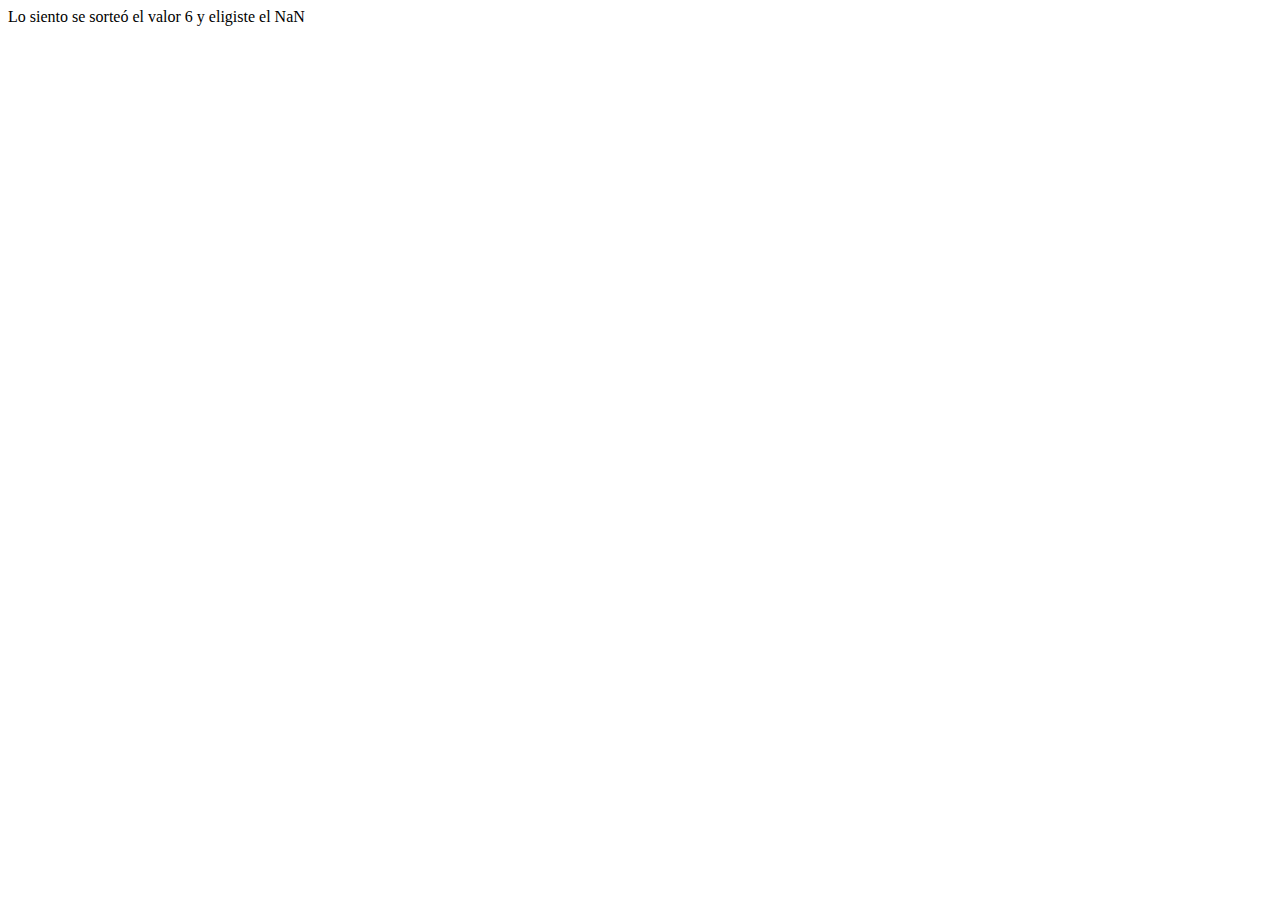
<file: practicas/JS06/ejemplo6-4.html>
<!DOCTYPE html>
<html>
	<head>
		<meta charset="UTF-8"/>
		<title>Ejemplo 6-4: Clase "Math" (random)</title>
	</head>

	<body>
		<script type="text/javascript">
			var selec = prompt('Ingresa un valor entre 1 y 10','');
			selec = parseInt(selec);

			var num = parseInt(Math.random()*10)+1;

			if(num==selec)
				document.write('Ganó el número que se sorteó es el '+ num);
			else
				document.write('Lo siento se sorteó el valor ' + num + ' y eligiste el ' + selec);
		</script>
	</body>
</html>
</file>
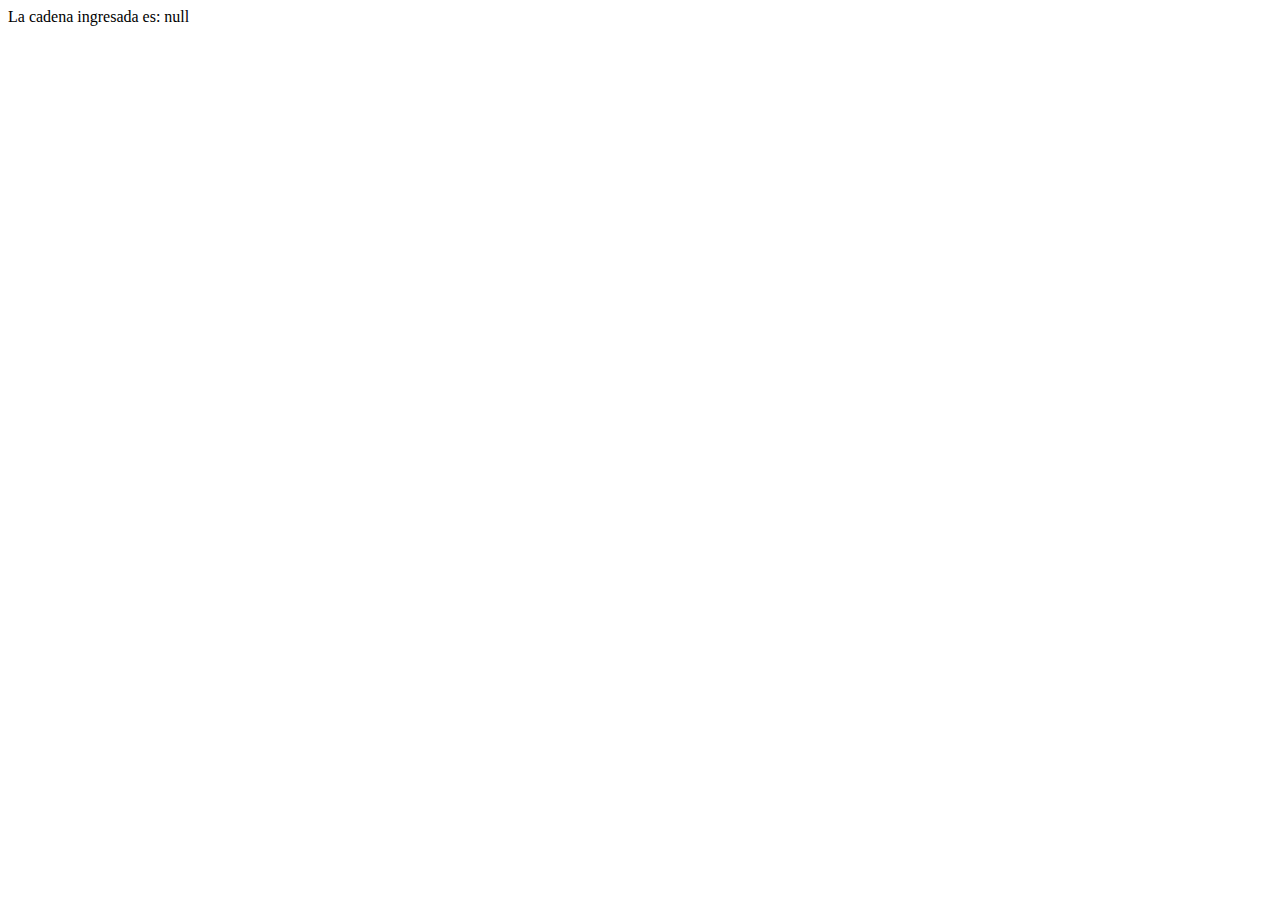
<file: practicas/JS06/ejemplo6-5.html>
<!DOCTYPE html>
<html>
	<head>
		<meta charset="UTF-8"/>
		<title>Ejemplo 6-5: Clase "String"</title>
	</head>

	<body>
		<script type="text/javascript">
			var cadena = prompt('Ingresa una cadena:','');
			document.write('La cadena ingresada es: ' + cadena);
			document.write('<br>');
			document.write('La cantidad de caracteres son: ' + cadena.length);
			document.write('<br>');
			document.write('El primer carácter es: ' + cadena.charAt(0));
			document.write('<br>');
			document.write('Los primeros 3 caracteres son: ' + cadena.substring(0,3));
			document.write('<br>');

			if (cadena.indexOf('hola')!=-1)
				document.write('Se ingresó la subcadena hola');
			else
				document.write('No se ingresó la subcadena hola');

			document.write('<br>');
			document.write('La cadena convertida a mayúsculas es: ' + cadena.toUpperCase());
			document.write('<br>');
			document.write('La cadena convertida a minúsculas es: ' + cadena.toLowerCase());
			document.write('<br>');
		</script>
	</body>
</html>
</file>
<file: practicas/p02/src/style.css>
body {
    font-family: 'Arial', sans-serif;
    background: rgb(188,188,190);
background: linear-gradient(90deg, rgba(188,188,190,0.8981793400954132) 0%, rgba(244,244,244,1) 100%); 
    line-height: 1.6;
    width: 70%;
    margin: 0 auto;
    padding: 20px;
    
}

img {
    display: block;
    max-width: 100%;
    height: auto;
    margin: 0 auto 20px;
    border-radius: 50px;
}

hr {
    border: 1px solid #ccc;
    margin: 20px 0;
}

h1 {
    color: #2c3e50;
    font-size: 2.5em;
    text-align: center;
    margin-bottom: 20px;
}

h2 {
    color: #2980b9;
    font-size: 1.8em;
    margin-top: 30px;
    margin-bottom: 10px;
}

p {
    font-size: 1.2em;
    margin-bottom: 20px;
    text-align: justify;
}

em {
    color: #e74c3c;
    font-style: italic;
}
</file>
<file: practicas/p03/style.css>
body {
    font-family: 'Arial', sans-serif;
    background-color: #f4f4f4;
    color: #333;
    margin: 0;
    padding: 0;
  }
  
  .container {
    max-width: 800px;
    margin: 30px auto;
    padding: 20px;
    background-color: #fff;
    border-radius: 10px;
    box-shadow: 0 0 20px rgba(0, 0, 0, 0.1);
  }
  
  h1 {
    font-size: 2.5em;
    color: #2c3e50;
    margin-bottom: 20px;
    text-align: center;
  }
  
  p {
    font-size: 1.2em;
    line-height: 1.6;
    margin-bottom: 20px;
  }
  
  em {
    color: #16a085;
    font-style: italic;
  }
  
  h2 {
    font-size: 1.8em;
    color: #e74c3c;
    border-bottom: 2px solid #e74c3c;
    padding-bottom: 10px;
    margin-bottom: 20px;
  }
  
  ul,
  ol {
    margin: 20px 0;
    padding-left: 20px;
  }
  
  li {
    font-size: 1.1em;
    margin-bottom: 10px;
    line-height: 1.4;
  }
  
  li::marker {
    color: #e74c3c;
  }
  
  ol li {
    padding-left: 10px;
  }
  
  li::before {
    content: "\2022";
    color: #e74c3c;
    font-weight: bold;
    display: inline-block;
    width: 1em;
    margin-left: -1em;
  }
  
  i {
    color: #e74c3c;
    font-style: normal;
    font-weight: bold;
  }
  
  cite {
    font-style: italic;
    color: #2980b9;
  }
  dfn {
    border-bottom: 1px dotted #333;
    cursor: help;
  }
  
  p:last-of-type {
    margin-top: 20px;
    font-weight: bold;
  }
  strong {
    color: #c0392b;
  }
</file>
<file: practicas/p03/ejercicio1/style.css>
body {
    font-family: 'Arial', sans-serif;
    background-color: #f4f4f4;
    color: #333;
    margin: 0;
    padding: 0;
  }
  
  .container {
    max-width: 800px;
    margin: 30px auto;
    padding: 20px;
    background-color: #fff;
    border-radius: 10px;
    box-shadow: 0 0 20px rgba(0, 0, 0, 0.1);
  }
  
  h1 {
    font-size: 2.5em;
    color: #2c3e50;
    margin-bottom: 20px;
    text-align: center;
  }
  
  p {
    font-size: 1.2em;
    line-height: 1.6;
    margin-bottom: 20px;
  }
  
  em {
    color: #16a085;
    font-style: italic;
  }
  
  h2 {
    font-size: 1.8em;
    color: #e74c3c;
    border-bottom: 2px solid #e74c3c;
    padding-bottom: 10px;
    margin-bottom: 20px;
  }
  
  ul,
  ol {
    margin: 20px 0;
    padding-left: 20px;
  }
  
  li {
    font-size: 1.1em;
    margin-bottom: 10px;
    line-height: 1.4;
  }
  
  li::marker {
    color: #e74c3c;
  }
  
  ol li {
    padding-left: 10px;
  }
  
  li::before {
    content: "\2022";
    color: #e74c3c;
    font-weight: bold;
    display: inline-block;
    width: 1em;
    margin-left: -1em;
  }
</file>
<file: practicas/p03/ejercicio2/style.css>
body {
    font-family: 'Arial', sans-serif;
    line-height: 1.6;
    margin: 0;
    padding: 20px;
    background-color: #f9f9f9;
    color: #333;
  }
  header p {
    font-size: 0.9em;
    color: #777;
    margin: 0;
  }
  h2 {
    color: #2c3e50;
    font-size: 2em;
    margin-bottom: 10px;
  }
  p {
    margin-bottom: 15px;
  }
  i {
    color: #e74c3c;
    font-style: normal;
    font-weight: bold;
  }
  
  cite {
    font-style: italic;
    color: #2980b9;
  }
  dfn {
    border-bottom: 1px dotted #333;
    cursor: help;
  }
  
  p:last-of-type {
    margin-top: 20px;
    font-weight: bold;
  }
  strong {
    color: #c0392b;
  }
</file>
